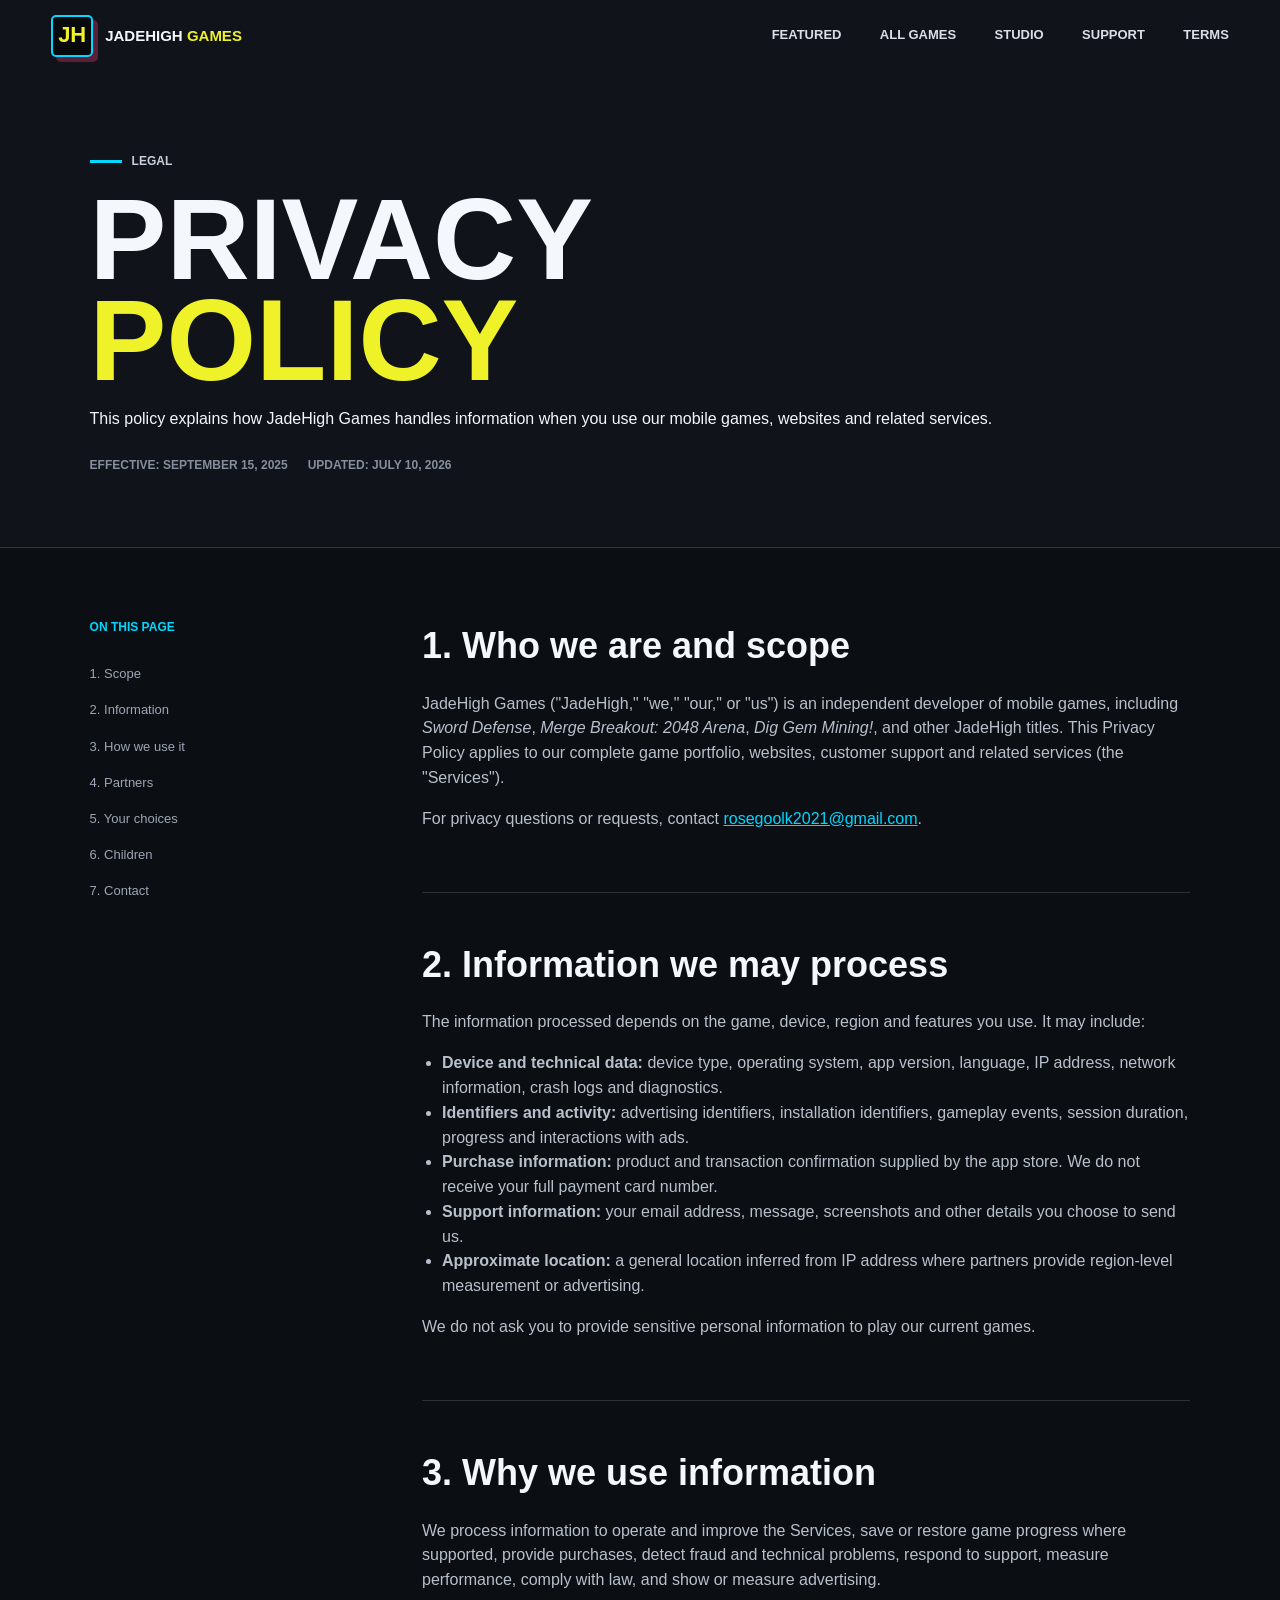
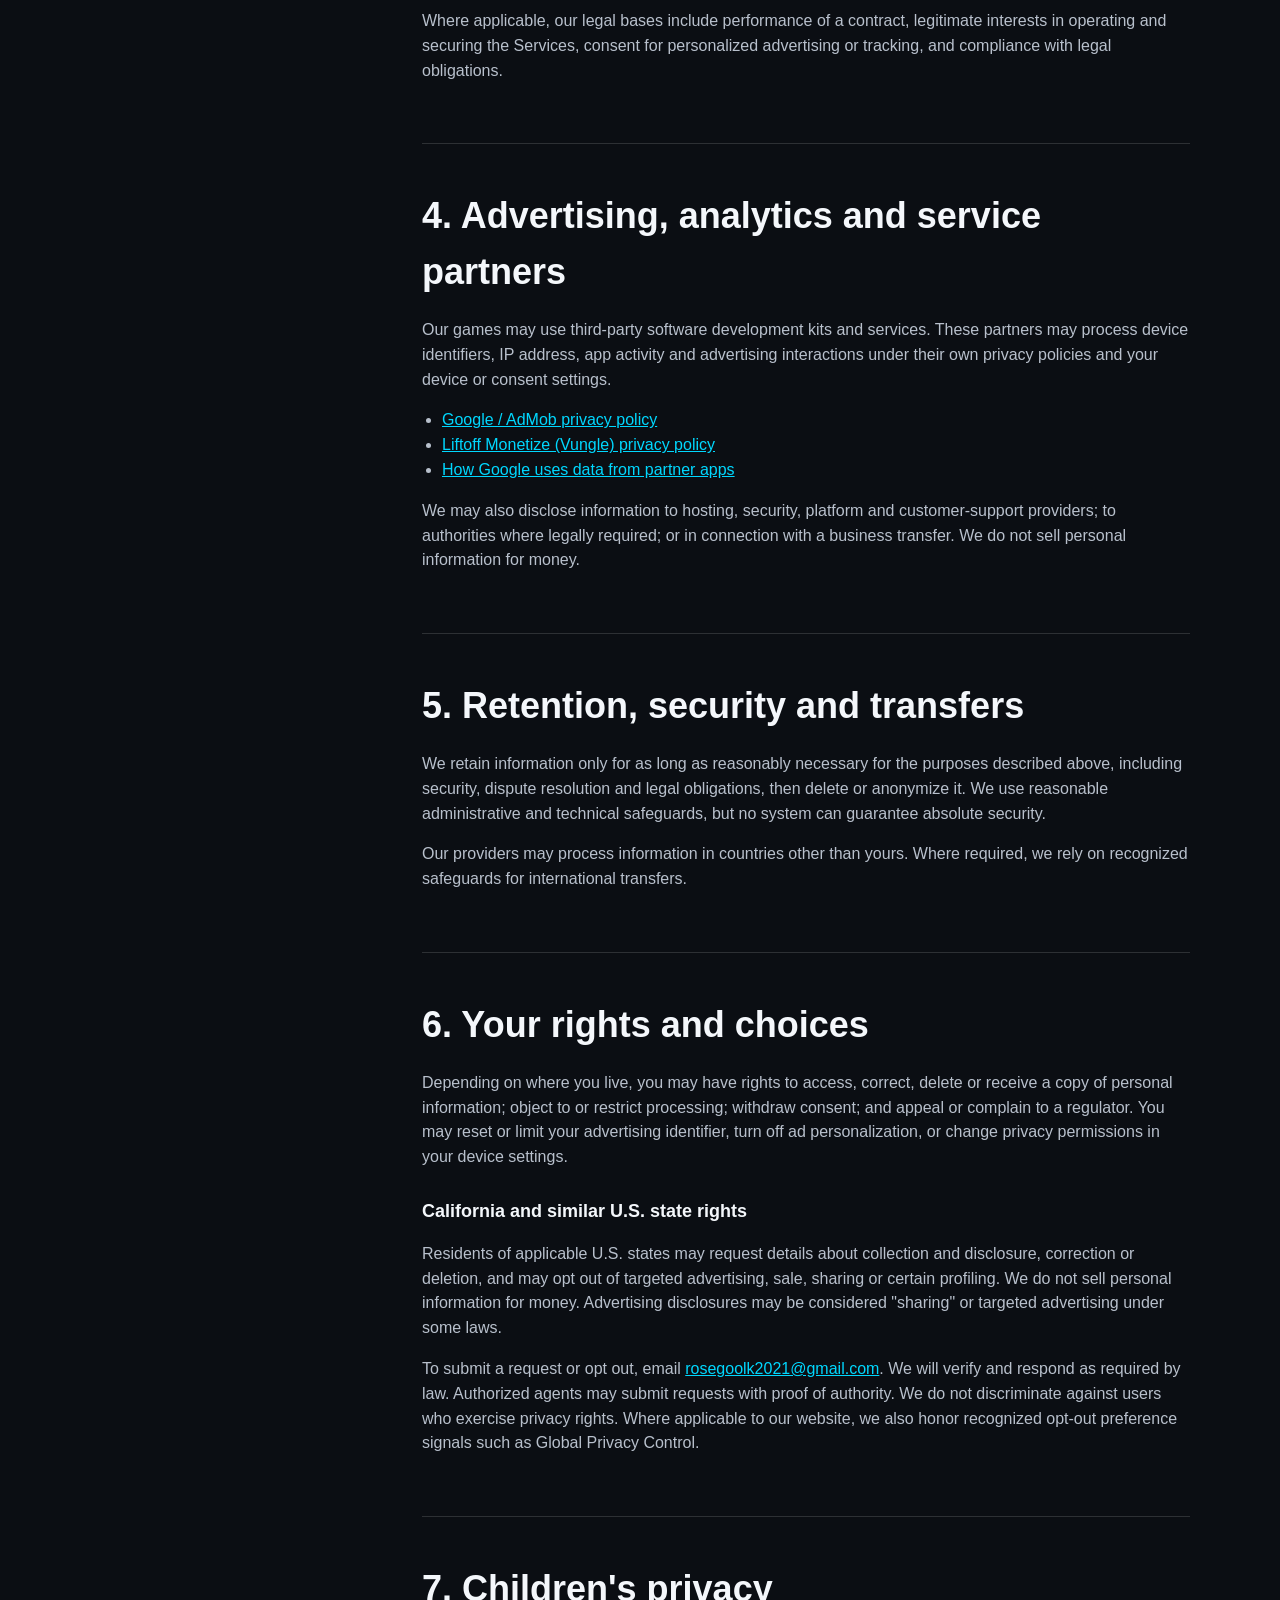
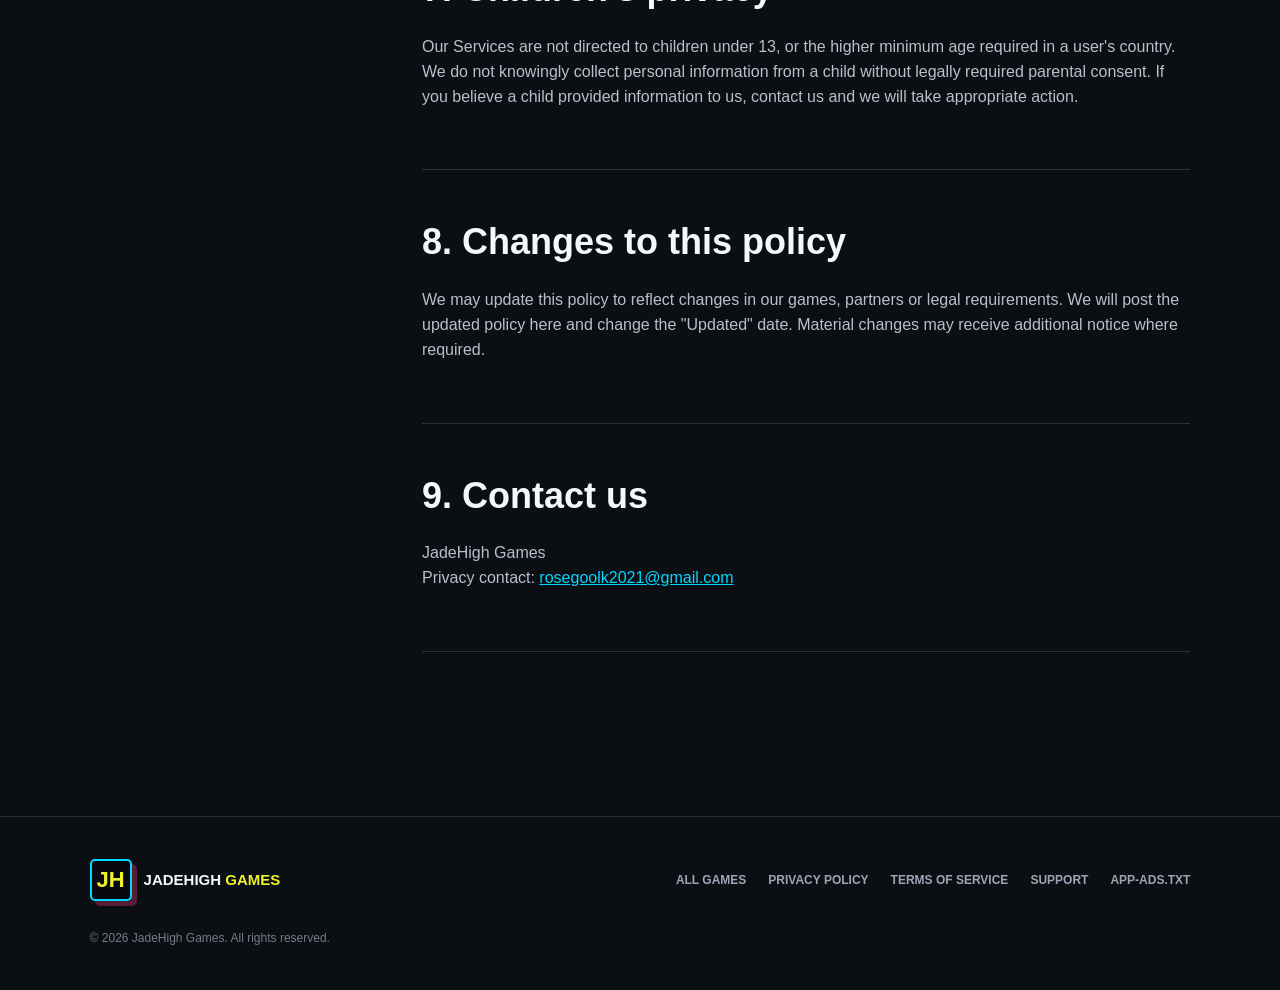
<file: privacy.html>
<!doctype html>
<html lang="en">
<head>
  <meta charset="utf-8"><meta name="viewport" content="width=device-width, initial-scale=1">
  <meta name="theme-color" content="#08090c"><meta name="description" content="Privacy Policy for JadeHigh Games mobile games and services.">
  <title>Privacy Policy | JadeHigh Games</title><link rel="stylesheet" href="styles.css?v=3"><script src="script.js?v=2" defer></script>
</head>
<body class="legal-page">
  <a class="skip-link" href="#main">Skip to content</a>
  <header class="site-header is-scrolled" data-header><a class="brand" href="index.html"><span class="brand-mark" aria-hidden="true">JH</span><span>JADEHIGH <b>GAMES</b></span></a><button class="menu-toggle" type="button" aria-label="Open navigation" aria-expanded="false" data-menu-toggle><span></span><span></span><span></span></button><nav class="site-nav" aria-label="Main navigation" data-menu><a href="index.html#games">Featured</a><a href="games.html">All games</a><a href="index.html#studio">Studio</a><a href="support.html">Support</a><a href="terms.html">Terms</a></nav></header>
  <main id="main">
    <section class="legal-hero"><div><p class="eyebrow"><span></span> Legal</p><h1>PRIVACY<br><strong>POLICY</strong></h1><p>This policy explains how JadeHigh Games handles information when you use our mobile games, websites and related services.</p><div class="legal-meta"><span>Effective: September 15, 2025</span><span>Updated: July 10, 2026</span></div></div></section>
    <div class="legal-wrap">
      <aside class="legal-aside"><p>On this page</p><a href="#scope">1. Scope</a><a href="#data">2. Information</a><a href="#use">3. How we use it</a><a href="#partners">4. Partners</a><a href="#choices">5. Your choices</a><a href="#children">6. Children</a><a href="#contact">7. Contact</a></aside>
      <article class="legal-content">
        <section id="scope"><h2>1. Who we are and scope</h2><p>JadeHigh Games ("JadeHigh," "we," "our," or "us") is an independent developer of mobile games, including <em>Sword Defense</em>, <em>Merge Breakout: 2048 Arena</em>, <em>Dig Gem Mining!</em>, and other JadeHigh titles. This Privacy Policy applies to our complete game portfolio, websites, customer support and related services (the "Services").</p><p>For privacy questions or requests, contact <a href="mailto:rosegoolk2021@gmail.com">rosegoolk2021@gmail.com</a>.</p></section>
        <section id="data"><h2>2. Information we may process</h2><p>The information processed depends on the game, device, region and features you use. It may include:</p><ul><li><strong>Device and technical data:</strong> device type, operating system, app version, language, IP address, network information, crash logs and diagnostics.</li><li><strong>Identifiers and activity:</strong> advertising identifiers, installation identifiers, gameplay events, session duration, progress and interactions with ads.</li><li><strong>Purchase information:</strong> product and transaction confirmation supplied by the app store. We do not receive your full payment card number.</li><li><strong>Support information:</strong> your email address, message, screenshots and other details you choose to send us.</li><li><strong>Approximate location:</strong> a general location inferred from IP address where partners provide region-level measurement or advertising.</li></ul><p>We do not ask you to provide sensitive personal information to play our current games.</p></section>
        <section id="use"><h2>3. Why we use information</h2><p>We process information to operate and improve the Services, save or restore game progress where supported, provide purchases, detect fraud and technical problems, respond to support, measure performance, comply with law, and show or measure advertising.</p><p>Where applicable, our legal bases include performance of a contract, legitimate interests in operating and securing the Services, consent for personalized advertising or tracking, and compliance with legal obligations.</p></section>
        <section id="partners"><h2>4. Advertising, analytics and service partners</h2><p>Our games may use third-party software development kits and services. These partners may process device identifiers, IP address, app activity and advertising interactions under their own privacy policies and your device or consent settings.</p><ul><li><a href="https://policies.google.com/privacy" target="_blank" rel="noopener">Google / AdMob privacy policy</a></li><li><a href="https://liftoff.io/privacy-policy/" target="_blank" rel="noopener">Liftoff Monetize (Vungle) privacy policy</a></li><li><a href="https://policies.google.com/technologies/partner-sites" target="_blank" rel="noopener">How Google uses data from partner apps</a></li></ul><p>We may also disclose information to hosting, security, platform and customer-support providers; to authorities where legally required; or in connection with a business transfer. We do not sell personal information for money.</p></section>
        <section><h2>5. Retention, security and transfers</h2><p>We retain information only for as long as reasonably necessary for the purposes described above, including security, dispute resolution and legal obligations, then delete or anonymize it. We use reasonable administrative and technical safeguards, but no system can guarantee absolute security.</p><p>Our providers may process information in countries other than yours. Where required, we rely on recognized safeguards for international transfers.</p></section>
        <section id="choices"><h2>6. Your rights and choices</h2><p>Depending on where you live, you may have rights to access, correct, delete or receive a copy of personal information; object to or restrict processing; withdraw consent; and appeal or complain to a regulator. You may reset or limit your advertising identifier, turn off ad personalization, or change privacy permissions in your device settings.</p><h3>California and similar U.S. state rights</h3><p>Residents of applicable U.S. states may request details about collection and disclosure, correction or deletion, and may opt out of targeted advertising, sale, sharing or certain profiling. We do not sell personal information for money. Advertising disclosures may be considered "sharing" or targeted advertising under some laws.</p><p>To submit a request or opt out, email <a href="mailto:rosegoolk2021@gmail.com?subject=Privacy%20Request">rosegoolk2021@gmail.com</a>. We will verify and respond as required by law. Authorized agents may submit requests with proof of authority. We do not discriminate against users who exercise privacy rights. Where applicable to our website, we also honor recognized opt-out preference signals such as Global Privacy Control.</p></section>
        <section id="children"><h2>7. Children's privacy</h2><p>Our Services are not directed to children under 13, or the higher minimum age required in a user's country. We do not knowingly collect personal information from a child without legally required parental consent. If you believe a child provided information to us, contact us and we will take appropriate action.</p></section>
        <section><h2>8. Changes to this policy</h2><p>We may update this policy to reflect changes in our games, partners or legal requirements. We will post the updated policy here and change the "Updated" date. Material changes may receive additional notice where required.</p></section>
        <section id="contact"><h2>9. Contact us</h2><p>JadeHigh Games<br>Privacy contact: <a href="mailto:rosegoolk2021@gmail.com">rosegoolk2021@gmail.com</a></p></section>
      </article>
    </div>
  </main>
  <footer class="site-footer"><a class="brand footer-brand" href="index.html"><span class="brand-mark" aria-hidden="true">JH</span><span>JADEHIGH <b>GAMES</b></span></a><div class="footer-links"><a href="games.html">All Games</a><a href="privacy.html">Privacy Policy</a><a href="terms.html">Terms of Service</a><a href="support.html">Support</a><a href="app-ads.txt">app-ads.txt</a></div><p>&copy; <span data-year>2026</span> JadeHigh Games. All rights reserved.</p></footer>
</body>
</html>
</file>
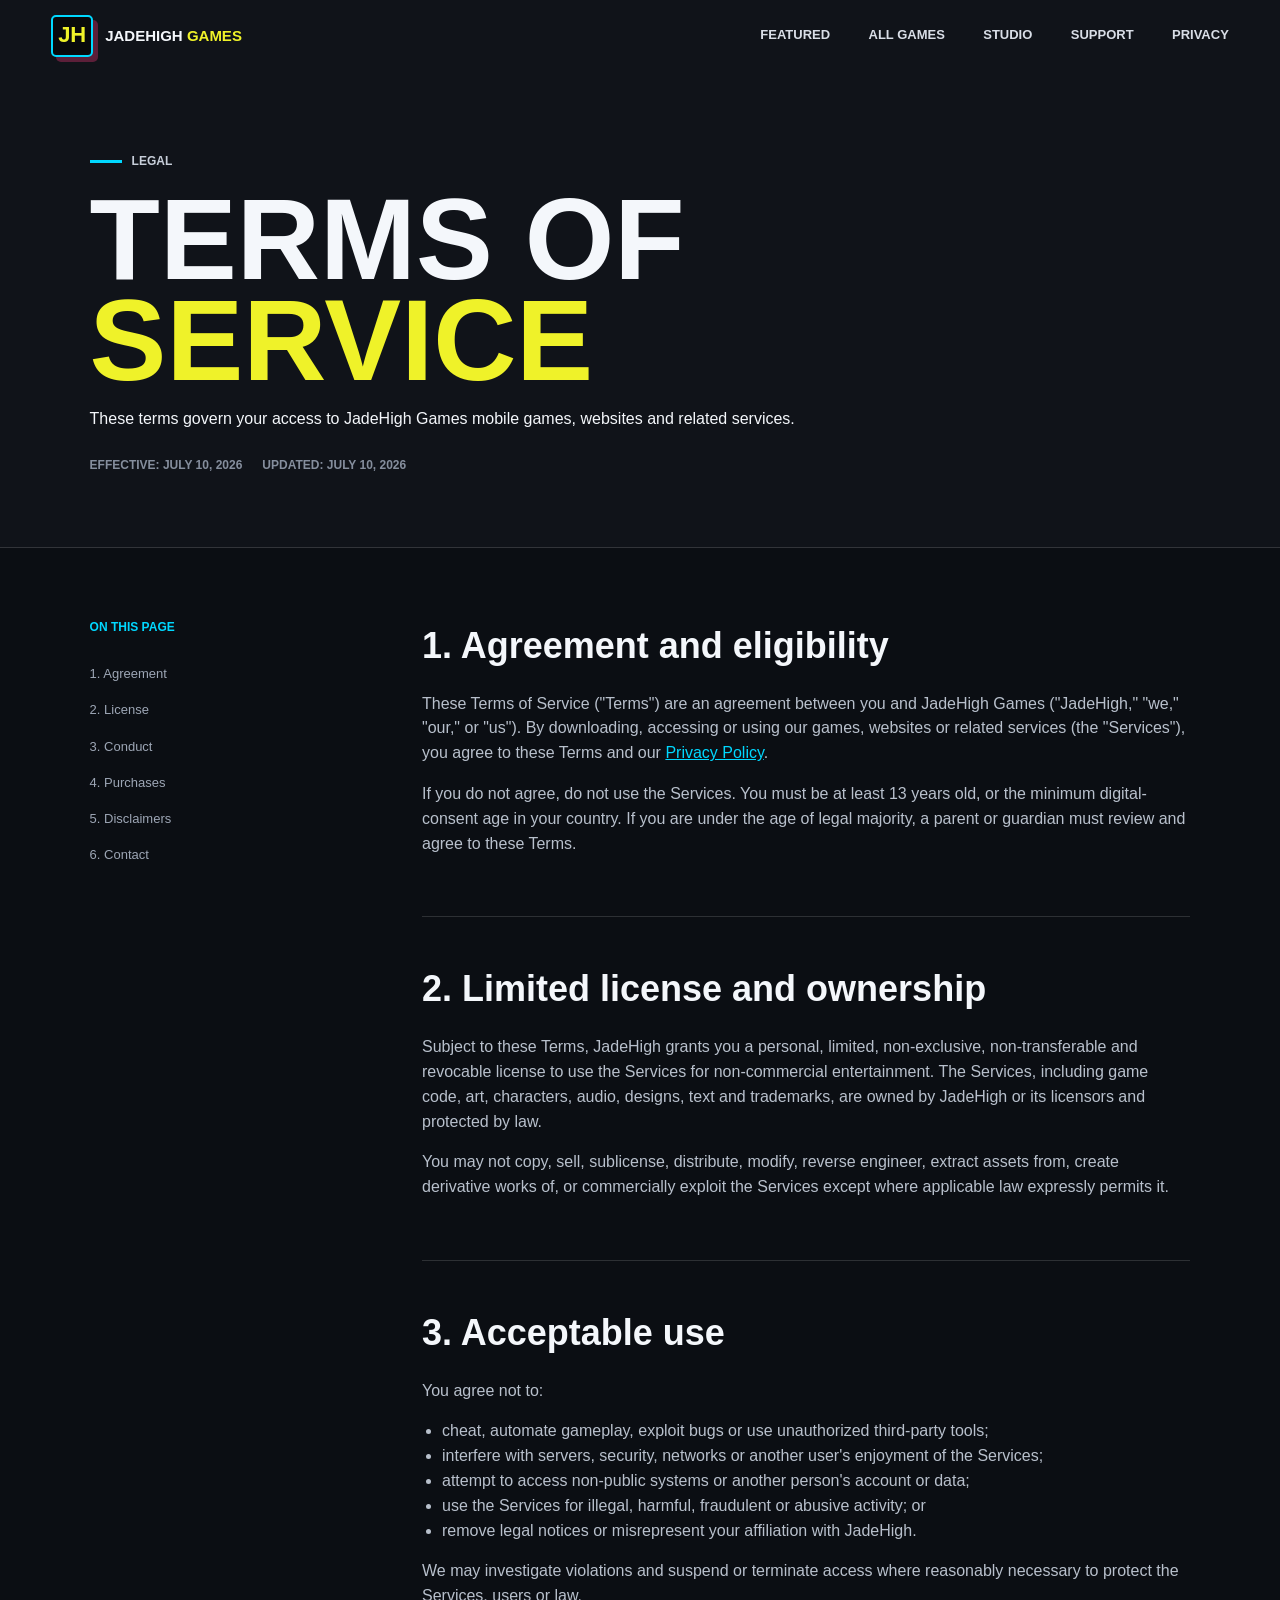
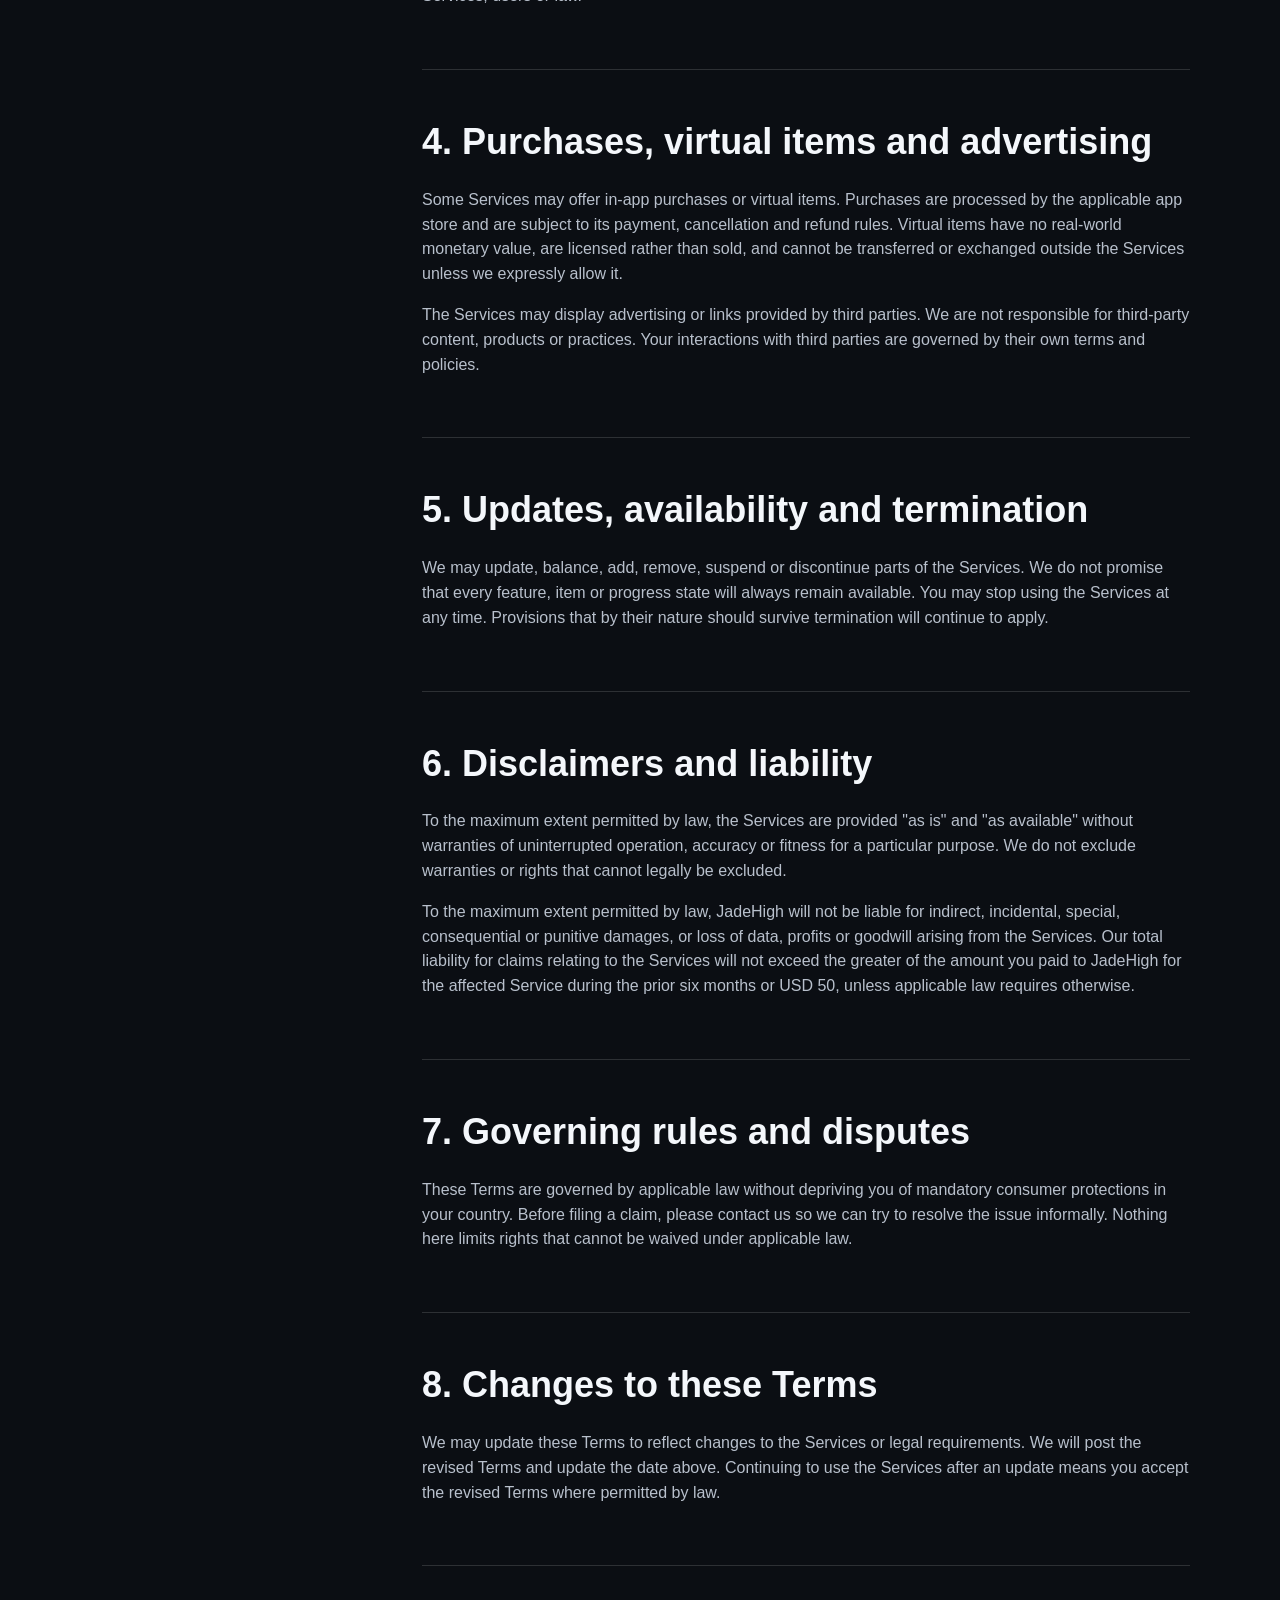
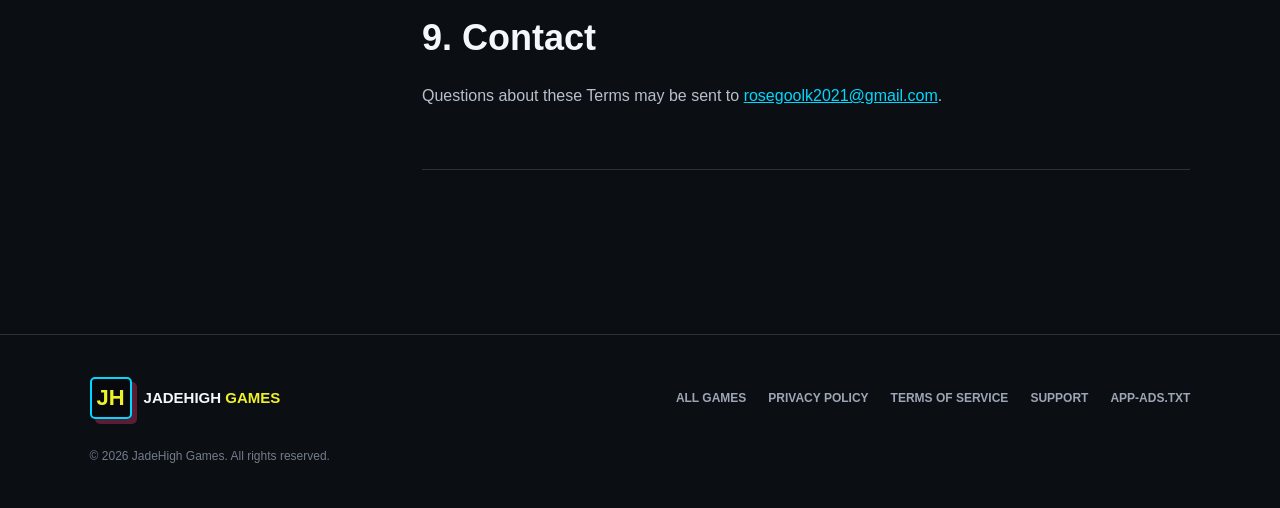
<file: terms.html>
<!doctype html>
<html lang="en">
<head><meta charset="utf-8"><meta name="viewport" content="width=device-width, initial-scale=1"><meta name="theme-color" content="#08090c"><meta name="description" content="Terms of Service for JadeHigh Games mobile games and services."><title>Terms of Service | JadeHigh Games</title><link rel="stylesheet" href="styles.css?v=3"><script src="script.js?v=2" defer></script></head>
<body class="legal-page">
  <a class="skip-link" href="#main">Skip to content</a>
  <header class="site-header is-scrolled" data-header><a class="brand" href="index.html"><span class="brand-mark" aria-hidden="true">JH</span><span>JADEHIGH <b>GAMES</b></span></a><button class="menu-toggle" type="button" aria-label="Open navigation" aria-expanded="false" data-menu-toggle><span></span><span></span><span></span></button><nav class="site-nav" aria-label="Main navigation" data-menu><a href="index.html#games">Featured</a><a href="games.html">All games</a><a href="index.html#studio">Studio</a><a href="support.html">Support</a><a href="privacy.html">Privacy</a></nav></header>
  <main id="main">
    <section class="legal-hero"><div><p class="eyebrow"><span></span> Legal</p><h1>TERMS OF<br><strong>SERVICE</strong></h1><p>These terms govern your access to JadeHigh Games mobile games, websites and related services.</p><div class="legal-meta"><span>Effective: July 10, 2026</span><span>Updated: July 10, 2026</span></div></div></section>
    <div class="legal-wrap">
      <aside class="legal-aside"><p>On this page</p><a href="#agreement">1. Agreement</a><a href="#license">2. License</a><a href="#conduct">3. Conduct</a><a href="#purchases">4. Purchases</a><a href="#disclaimer">5. Disclaimers</a><a href="#contact">6. Contact</a></aside>
      <article class="legal-content">
        <section id="agreement"><h2>1. Agreement and eligibility</h2><p>These Terms of Service ("Terms") are an agreement between you and JadeHigh Games ("JadeHigh," "we," "our," or "us"). By downloading, accessing or using our games, websites or related services (the "Services"), you agree to these Terms and our <a href="privacy.html">Privacy Policy</a>.</p><p>If you do not agree, do not use the Services. You must be at least 13 years old, or the minimum digital-consent age in your country. If you are under the age of legal majority, a parent or guardian must review and agree to these Terms.</p></section>
        <section id="license"><h2>2. Limited license and ownership</h2><p>Subject to these Terms, JadeHigh grants you a personal, limited, non-exclusive, non-transferable and revocable license to use the Services for non-commercial entertainment. The Services, including game code, art, characters, audio, designs, text and trademarks, are owned by JadeHigh or its licensors and protected by law.</p><p>You may not copy, sell, sublicense, distribute, modify, reverse engineer, extract assets from, create derivative works of, or commercially exploit the Services except where applicable law expressly permits it.</p></section>
        <section id="conduct"><h2>3. Acceptable use</h2><p>You agree not to:</p><ul><li>cheat, automate gameplay, exploit bugs or use unauthorized third-party tools;</li><li>interfere with servers, security, networks or another user's enjoyment of the Services;</li><li>attempt to access non-public systems or another person's account or data;</li><li>use the Services for illegal, harmful, fraudulent or abusive activity; or</li><li>remove legal notices or misrepresent your affiliation with JadeHigh.</li></ul><p>We may investigate violations and suspend or terminate access where reasonably necessary to protect the Services, users or law.</p></section>
        <section id="purchases"><h2>4. Purchases, virtual items and advertising</h2><p>Some Services may offer in-app purchases or virtual items. Purchases are processed by the applicable app store and are subject to its payment, cancellation and refund rules. Virtual items have no real-world monetary value, are licensed rather than sold, and cannot be transferred or exchanged outside the Services unless we expressly allow it.</p><p>The Services may display advertising or links provided by third parties. We are not responsible for third-party content, products or practices. Your interactions with third parties are governed by their own terms and policies.</p></section>
        <section><h2>5. Updates, availability and termination</h2><p>We may update, balance, add, remove, suspend or discontinue parts of the Services. We do not promise that every feature, item or progress state will always remain available. You may stop using the Services at any time. Provisions that by their nature should survive termination will continue to apply.</p></section>
        <section id="disclaimer"><h2>6. Disclaimers and liability</h2><p>To the maximum extent permitted by law, the Services are provided "as is" and "as available" without warranties of uninterrupted operation, accuracy or fitness for a particular purpose. We do not exclude warranties or rights that cannot legally be excluded.</p><p>To the maximum extent permitted by law, JadeHigh will not be liable for indirect, incidental, special, consequential or punitive damages, or loss of data, profits or goodwill arising from the Services. Our total liability for claims relating to the Services will not exceed the greater of the amount you paid to JadeHigh for the affected Service during the prior six months or USD 50, unless applicable law requires otherwise.</p></section>
        <section><h2>7. Governing rules and disputes</h2><p>These Terms are governed by applicable law without depriving you of mandatory consumer protections in your country. Before filing a claim, please contact us so we can try to resolve the issue informally. Nothing here limits rights that cannot be waived under applicable law.</p></section>
        <section><h2>8. Changes to these Terms</h2><p>We may update these Terms to reflect changes to the Services or legal requirements. We will post the revised Terms and update the date above. Continuing to use the Services after an update means you accept the revised Terms where permitted by law.</p></section>
        <section id="contact"><h2>9. Contact</h2><p>Questions about these Terms may be sent to <a href="mailto:rosegoolk2021@gmail.com">rosegoolk2021@gmail.com</a>.</p></section>
      </article>
    </div>
  </main>
  <footer class="site-footer"><a class="brand footer-brand" href="index.html"><span class="brand-mark" aria-hidden="true">JH</span><span>JADEHIGH <b>GAMES</b></span></a><div class="footer-links"><a href="games.html">All Games</a><a href="privacy.html">Privacy Policy</a><a href="terms.html">Terms of Service</a><a href="support.html">Support</a><a href="app-ads.txt">app-ads.txt</a></div><p>&copy; <span data-year>2026</span> JadeHigh Games. All rights reserved.</p></footer>
</body>
</html>
</file>
<file: styles.css>
:root {
  --ink: #08090c;
  --ink-soft: #101319;
  --panel: #151922;
  --white: #f4f7fb;
  --muted: #9da6b5;
  --lime: #eff229;
  --cyan: #00d8ff;
  --pink: #ff3d81;
  --orange: #ffad0f;
  --line: rgba(255, 255, 255, .14);
  --header-h: 72px;
}

* { box-sizing: border-box; }
html { scroll-behavior: smooth; }
body {
  margin: 0;
  background: var(--ink);
  color: var(--white);
  font-family: Inter, "Segoe UI", Arial, sans-serif;
  line-height: 1.55;
  overflow-x: hidden;
}
img { display: block; max-width: 100%; }
a { color: inherit; }
button, a { -webkit-tap-highlight-color: transparent; }

.skip-link { position: fixed; left: 12px; top: -80px; z-index: 100; background: var(--lime); color: var(--ink); padding: 10px 14px; font-weight: 800; }
.skip-link:focus { top: 12px; }
.site-header {
  height: var(--header-h);
  display: flex;
  align-items: center;
  justify-content: space-between;
  gap: 24px;
  padding: 0 clamp(20px, 4vw, 64px);
  position: fixed;
  inset: 0 0 auto;
  z-index: 50;
  border-bottom: 1px solid transparent;
  transition: background-color .25s ease, border-color .25s ease;
}
.site-header.is-scrolled { background: rgba(8, 9, 12, .94); border-color: var(--line); backdrop-filter: blur(12px); }
.brand { display: inline-flex; align-items: center; gap: 12px; text-decoration: none; font-size: 15px; font-weight: 900; }
.brand img { border-radius: 6px; box-shadow: 0 0 20px rgba(0, 216, 255, .3); }
.brand-mark { width: 42px; height: 42px; display: grid; place-items: center; border: 2px solid var(--cyan); border-radius: 5px; background: var(--ink); color: var(--lime); font-family: Impact, Haettenschweiler, sans-serif; font-size: 22px; box-shadow: 5px 5px 0 rgba(255, 61, 129, .32); }
.brand b { color: var(--lime); }
.site-nav { display: flex; align-items: center; gap: clamp(22px, 3vw, 42px); }
.site-nav a { color: #d9dee7; text-decoration: none; font-size: 13px; font-weight: 800; text-transform: uppercase; }
.site-nav a:hover, .site-nav a:focus-visible { color: var(--lime); }
.menu-toggle { display: none; width: 44px; height: 44px; border: 0; background: transparent; padding: 10px; cursor: pointer; }
.menu-toggle span { display: block; height: 2px; background: var(--white); margin: 5px 0; }

.hero { min-height: min(82vh, 820px); height: max(650px, 82vh); position: relative; display: flex; align-items: center; overflow: hidden; }
.hero-media { position: absolute; inset: 0; display: grid; grid-template-columns: repeat(3, minmax(0, 1fr)); transform: scale(1.02); }
.hero-panel { position: relative; background-position: center 28%; background-size: cover; border-right: 1px solid rgba(255, 255, 255, .18); }
.hero-panel-sword { background-image: url("https://play-lh.googleusercontent.com/69uv03LiXXCUetLq1ze53PjIHkDi02XYng1nLi_qUI48mIV_TDbAnzbjX_0fbQHX-UsXeekKckdj_P6xCcfhow=w1052-h592-rw"); }
.hero-panel-merge { background-image: url("https://play-lh.googleusercontent.com/r2ZHCzFRONzYh3W9wyGDtZvQfqQIXDyhjOpkqkRLAz-rD6QLuRIXMIQ-iVbU8sbRg-12GUZUxT7A_cpO_dK2X50=w1052-h592-rw"); }
.hero-panel-dig { background-image: url("https://play-lh.googleusercontent.com/HHFH1B9WvaVXEDh-G7KIEkI1pei3erVNF42kS0fMBoQtaVQrYUYmr9qKpTNie5As0v-Gw0XJ3issH6YIe8Tn2g=w1052-h592-rw"); }
.hero-shade { position: absolute; inset: 0; background: rgba(4, 6, 9, .54); border-bottom: 1px solid var(--line); }
.hero-shade::before { content: ""; position: absolute; inset: 0 42% 0 0; background: rgba(4, 6, 9, .8); }
.hero-content { width: min(820px, 90vw); padding: calc(var(--header-h) + 38px) 0 56px clamp(24px, 7vw, 112px); position: relative; z-index: 2; }
.eyebrow { display: flex; align-items: center; gap: 10px; margin: 0 0 18px; color: #c7ced9; font-size: 12px; font-weight: 900; text-transform: uppercase; }
.eyebrow span { width: 32px; height: 3px; background: var(--cyan); }
.hero h1, .section-heading h2, .studio h2, .cta h2, .legal-hero h1, .catalog-hero h1, .catalog-toolbar h2 {
  margin: 0;
  font-family: Impact, Haettenschweiler, "Arial Narrow Bold", sans-serif;
  font-weight: 900;
  line-height: .88;
  text-transform: uppercase;
}
.hero h1 { font-size: clamp(76px, 11vw, 164px); }
.hero h1 strong { color: var(--lime); font-weight: inherit; text-shadow: 7px 7px 0 rgba(0, 0, 0, .48); }
.hero-copy { max-width: 590px; margin: 28px 0 34px; color: #e3e7ed; font-size: clamp(18px, 2vw, 24px); font-weight: 700; }
.hero-actions { display: flex; flex-wrap: wrap; gap: 12px; }
.button { min-height: 52px; display: inline-flex; align-items: center; justify-content: center; gap: 12px; padding: 0 22px; border: 1px solid transparent; border-radius: 4px; text-decoration: none; font-size: 13px; font-weight: 900; text-transform: uppercase; transition: transform .2s ease, background-color .2s ease, color .2s ease; }
.button:hover { transform: translateY(-2px); }
.button-primary { background: var(--lime); color: var(--ink); box-shadow: 6px 6px 0 rgba(0, 0, 0, .32); }
.button-primary:hover { background: var(--cyan); }
.button-ghost { border-color: rgba(255, 255, 255, .5); background: rgba(8, 9, 12, .45); }
.button-ghost:hover { border-color: var(--lime); color: var(--lime); }
.hero-status { position: absolute; right: clamp(24px, 5vw, 76px); bottom: 28px; z-index: 2; display: flex; align-items: center; gap: 14px; padding: 12px 16px; background: rgba(8, 9, 12, .82); border-left: 4px solid var(--pink); }
.hero-icon-stack { display: flex; align-items: center; min-width: 112px; }
.hero-icon-stack img { width: 46px; height: 46px; border: 2px solid var(--ink); border-radius: 5px; object-fit: cover; }
.hero-icon-stack img + img { margin-left: -14px; }
.hero-status small, .hero-status b { display: block; }
.hero-status small { color: var(--pink); font-size: 10px; font-weight: 900; }
.hero-status b { font-size: 14px; }

.ticker { overflow: hidden; background: var(--lime); color: var(--ink); padding: 14px 0; font-size: 15px; font-weight: 1000; text-align: center; white-space: nowrap; }
.ticker div { min-width: max-content; }
.ticker i { display: inline-block; width: 7px; height: 7px; margin: 0 22px 2px; background: var(--pink); transform: rotate(45deg); }
.section { padding: clamp(86px, 10vw, 150px) clamp(24px, 7vw, 112px); }
.section-heading { display: flex; align-items: flex-end; justify-content: space-between; margin-bottom: 64px; }
.section-heading h2, .studio h2 { font-size: clamp(52px, 7.2vw, 108px); }
.games-showcase { background: var(--ink-soft); }
.games-grid { display: grid; grid-template-columns: repeat(3, minmax(0, 1fr)); gap: 18px; }
.game-card { display: flex; flex-direction: column; overflow: hidden; border: 1px solid var(--line); border-radius: 6px; background: #0c0f14; box-shadow: 0 24px 60px rgba(0, 0, 0, .24); }
.game-card-sword { border-top: 4px solid var(--orange); }
.game-card-merge { border-top: 4px solid var(--cyan); }
.game-card-dig { border-top: 4px solid var(--lime); }
.game-card-media { position: relative; overflow: hidden; aspect-ratio: 4 / 5; background: var(--panel); }
.game-card-media img { width: 100%; height: 100%; object-fit: cover; object-position: center top; transition: transform .35s ease, filter .35s ease; }
.game-card:hover .game-card-media img { transform: scale(1.025); filter: saturate(1.12); }
.game-card-media span { position: absolute; inset: auto 0 0; padding: 24px 18px 14px; background: rgba(5, 7, 10, .88); color: var(--white); font-size: 11px; font-weight: 900; text-transform: uppercase; }
.game-card-body { display: flex; flex: 1; flex-direction: column; padding: 24px; }
.game-card-title { display: grid; grid-template-columns: 72px minmax(0, 1fr); align-items: center; gap: 16px; margin-bottom: 22px; }
.game-card-title img { width: 72px; height: 72px; border-radius: 7px; box-shadow: 6px 6px 0 rgba(255, 255, 255, .08); }
.game-card-title small { color: var(--cyan); font-size: 10px; font-weight: 900; }
.game-card-title h3 { margin: 3px 0 0; font-size: clamp(24px, 2.3vw, 34px); line-height: 1; }
.game-card-title em { display: block; margin-top: 4px; color: var(--lime); font-size: 12px; font-style: normal; font-weight: 900; text-transform: uppercase; }
.game-card-body > p { margin: 0 0 24px; color: #b8c0cc; font-size: 15px; }
.game-button { width: fit-content; min-height: 44px; margin-top: auto; border-color: rgba(255, 255, 255, .4); color: var(--white); }
.game-button:hover { border-color: var(--lime); color: var(--lime); }
.collection-note { display: flex; align-items: center; justify-content: space-between; gap: 28px; margin-top: 54px; padding: 28px 0; border-top: 1px solid var(--line); border-bottom: 1px solid var(--line); }
.collection-note p { max-width: 820px; margin: 0; color: var(--muted); font-size: 17px; }
.collection-note strong { color: var(--white); }
.text-link { display: inline-flex; gap: 10px; color: var(--lime); font-size: 13px; font-weight: 900; text-decoration: none; text-transform: uppercase; }
.text-link:hover { color: var(--cyan); }

.catalog-page { background: #0b0e13; }
.catalog-hero {
  min-height: 650px;
  position: relative;
  display: flex;
  align-items: center;
  padding: calc(var(--header-h) + 40px) clamp(24px, 7vw, 112px) 40px;
  overflow: hidden;
  border-bottom: 1px solid var(--line);
}
.catalog-hero-media { position: absolute; inset: 0; display: grid; grid-template-columns: repeat(4, minmax(0, 1fr)); }
.catalog-hero-media img { width: 100%; height: 100%; object-fit: cover; border-right: 1px solid rgba(255, 255, 255, .16); }
.catalog-hero::before { content: ""; position: absolute; inset: 0; z-index: 1; background: rgba(5, 7, 10, .68); }
.catalog-hero-content { max-width: 900px; position: relative; z-index: 2; }
.catalog-hero h1 { font-size: clamp(64px, 9vw, 132px); }
.catalog-hero h1 strong { color: var(--lime); font-weight: inherit; }
.catalog-hero-content > p:not(.eyebrow) { max-width: 680px; margin: 24px 0 30px; color: #e3e7ed; font-size: 19px; font-weight: 700; }
.catalog { min-height: 680px; }
.catalog-toolbar { display: flex; align-items: flex-end; justify-content: space-between; gap: 28px; margin-bottom: 42px; }
.catalog-toolbar .eyebrow { margin-bottom: 14px; }
.catalog-toolbar h2 { margin: 0; font-size: clamp(44px, 5vw, 74px); }
.catalog-meta { flex: 0 0 auto; padding: 16px 18px; border-left: 4px solid var(--cyan); background: var(--panel); }
.catalog-meta b, .catalog-meta span { display: block; }
.catalog-meta b { color: var(--lime); font-size: 16px; text-transform: uppercase; }
.catalog-meta span { margin-top: 3px; color: var(--muted); font-size: 12px; }
.catalog-status { margin: 0 0 28px; color: var(--muted); }
.catalog-status a { color: var(--cyan); }
.catalog-grid { display: grid; grid-template-columns: repeat(4, minmax(0, 1fr)); gap: 16px; }
.catalog-card { min-width: 0; overflow: hidden; border: 1px solid var(--line); border-radius: 6px; background: var(--panel); }
.catalog-card > a { height: 100%; display: flex; flex-direction: column; color: inherit; text-decoration: none; }
.catalog-card-media { aspect-ratio: 16 / 9; overflow: hidden; background: #090b0f; }
.catalog-card-media img { width: 100%; height: 100%; object-fit: cover; transition: transform .3s ease, filter .3s ease; }
.catalog-card:hover .catalog-card-media img { transform: scale(1.035); filter: saturate(1.15); }
.catalog-card-body { display: flex; flex: 1; flex-direction: column; min-width: 0; padding: 20px; }
.catalog-card-body small { color: var(--cyan); font-size: 10px; font-weight: 900; text-transform: uppercase; }
.catalog-card-body h3 { margin: 8px 0 18px; font-size: 23px; line-height: 1.15; }
.catalog-card-body code { margin-top: auto; overflow-wrap: anywhere; color: #858e9d; font-size: 10px; }
.catalog-card-body b { margin-top: 18px; color: var(--lime); font-size: 12px; text-transform: uppercase; }
.catalog-fallback { display: flex; align-items: center; justify-content: space-between; gap: 28px; margin-top: 54px; padding: 28px 0; border-top: 1px solid var(--line); border-bottom: 1px solid var(--line); }
.catalog-fallback p { max-width: 760px; margin: 0; color: var(--muted); }

.gallery { background: #0b0e13; padding-left: 0; padding-right: 0; }
.gallery .section-heading { padding: 0 clamp(24px, 7vw, 112px); }
.gallery-track { display: grid; grid-template-columns: repeat(5, minmax(220px, 1fr)); gap: 8px; padding: 0 8px; overflow-x: auto; scrollbar-color: var(--cyan) var(--ink); }
.gallery-track figure { min-width: 220px; margin: 0; position: relative; overflow: hidden; background: var(--panel); }
.gallery-track img { width: 100%; aspect-ratio: 9 / 16; object-fit: cover; transition: transform .35s ease, filter .35s ease; }
.gallery-track figcaption { position: absolute; inset: auto 0 0; padding: 34px 16px 14px; background: rgba(5, 7, 10, .82); color: var(--lime); font-size: 14px; font-weight: 900; text-transform: uppercase; }
.gallery-track figure:hover img { transform: scale(1.025); filter: saturate(1.12); }

.studio { min-height: 650px; position: relative; overflow: hidden; background: var(--white); color: var(--ink); }
.studio .eyebrow { color: #353a43; }
.studio .eyebrow span { background: var(--pink); }
.studio-inner { position: relative; z-index: 2; }
.studio-copy { display: grid; grid-template-columns: repeat(2, minmax(0, 1fr)); gap: 44px; max-width: 860px; margin-top: 52px; font-size: 19px; font-weight: 700; }
.studio-mark { position: absolute; right: -2vw; bottom: -9vw; color: #e1e5e9; font-family: Impact, sans-serif; font-size: clamp(280px, 42vw, 650px); line-height: .72; }
.cta { background: var(--cyan); color: var(--ink); }
.cta-inner { display: grid; grid-template-columns: auto 1fr auto; align-items: center; gap: 34px; }
.cta-icons { display: flex; align-items: center; min-width: 166px; }
.cta-icons img { width: 72px; height: 72px; border: 3px solid var(--cyan); border-radius: 8px; object-fit: cover; box-shadow: 6px 6px 0 rgba(8, 9, 12, .24); }
.cta-icons img + img { margin-left: -22px; }
.cta p { margin: 0; font-size: 13px; font-weight: 900; }
.cta h2 { font-size: clamp(60px, 8vw, 116px); }
.cta .button-primary { background: var(--ink); color: var(--white); }
.cta .button-primary:hover { background: var(--pink); }

.site-footer { padding: 42px clamp(24px, 7vw, 112px); display: grid; grid-template-columns: 1fr auto; gap: 28px; align-items: center; border-top: 1px solid var(--line); }
.footer-links { display: flex; flex-wrap: wrap; gap: 22px; }
.footer-links a { color: var(--muted); text-decoration: none; font-size: 12px; font-weight: 800; text-transform: uppercase; }
.footer-links a:hover { color: var(--lime); }
.site-footer > p { grid-column: 1 / -1; margin: 0; color: #737c8a; font-size: 12px; }

.legal-page { background: #0b0e13; }
.legal-hero { min-height: 430px; display: flex; align-items: flex-end; padding: calc(var(--header-h) + 80px) clamp(24px, 7vw, 112px) 72px; border-bottom: 1px solid var(--line); background: var(--ink-soft); }
.legal-hero h1 { font-size: clamp(62px, 9vw, 126px); }
.legal-hero h1 strong { color: var(--lime); font-weight: inherit; }
.legal-hero p:last-child { max-width: 720px; margin: 24px 0 0; color: var(--muted); font-size: 18px; }
.legal-wrap { display: grid; grid-template-columns: 230px minmax(0, 820px); gap: clamp(40px, 8vw, 120px); padding: 70px clamp(24px, 7vw, 112px) 120px; }
.legal-aside { position: sticky; top: 110px; align-self: start; }
.legal-aside p { margin: 0 0 20px; color: var(--cyan); font-size: 12px; font-weight: 900; text-transform: uppercase; }
.legal-aside a { display: block; padding: 8px 0; color: var(--muted); text-decoration: none; font-size: 13px; }
.legal-aside a:hover { color: var(--lime); }
.legal-content section { padding: 0 0 44px; margin: 0 0 44px; border-bottom: 1px solid var(--line); scroll-margin-top: 100px; }
.legal-content h2 { margin: 0 0 18px; font-size: clamp(25px, 3vw, 36px); }
.legal-content h3 { margin: 28px 0 10px; font-size: 18px; }
.legal-content p, .legal-content li { color: #b8c0cc; }
.legal-content a { color: var(--cyan); }
.legal-content ul { padding-left: 20px; }
.legal-meta { display: flex; flex-wrap: wrap; gap: 20px; margin-top: 24px; color: #858e9d; font-size: 12px; font-weight: 800; text-transform: uppercase; }
.support-grid { display: grid; grid-template-columns: repeat(2, minmax(0, 1fr)); gap: 14px; }
.support-card { min-height: 210px; padding: 28px; border: 1px solid var(--line); border-radius: 6px; background: var(--panel); }
.support-card b { color: var(--lime); font-size: 12px; }
.support-card h2 { margin: 16px 0 10px; font-size: 24px; }
.support-card p { color: var(--muted); }
.supported-games { display: grid; grid-template-columns: repeat(3, minmax(0, 1fr)); gap: 12px; margin-top: 28px; }
.supported-game { min-width: 0; padding: 20px; border: 1px solid var(--line); border-radius: 6px; background: var(--panel); }
.supported-game img { width: 64px; height: 64px; border-radius: 7px; }
.supported-game h3 { margin: 18px 0 8px; color: var(--white); }
.supported-game code { display: block; overflow-wrap: anywhere; color: var(--muted); font-size: 11px; }
.supported-game a { display: inline-block; margin-top: 18px; color: var(--lime); font-size: 12px; font-weight: 900; text-decoration: none; text-transform: uppercase; }

.reveal { opacity: 0; transform: translateY(22px); transition: opacity .7s ease, transform .7s ease; }
.reveal.is-visible { opacity: 1; transform: none; }

@media (max-width: 980px) {
  .games-grid { grid-template-columns: 1fr; }
  .game-card { display: grid; grid-template-columns: minmax(280px, .8fr) minmax(0, 1.2fr); }
  .game-card-media { aspect-ratio: 4 / 3; }
  .cta-inner { grid-template-columns: auto 1fr; }
  .cta-inner .button { grid-column: 1 / -1; width: fit-content; }
  .legal-wrap { grid-template-columns: 1fr; }
  .legal-aside { display: none; }
  .catalog-grid { grid-template-columns: repeat(2, minmax(0, 1fr)); }
}

@media (max-width: 720px) {
  :root { --header-h: 64px; }
  .site-header { padding: 0 18px; }
  .brand { font-size: 13px; }
  .brand img { width: 36px; height: 36px; }
  .brand-mark { width: 36px; height: 36px; font-size: 19px; }
  .menu-toggle { display: block; }
  .site-nav { position: absolute; inset: var(--header-h) 0 auto; display: none; padding: 20px; background: rgba(8, 9, 12, .98); border-bottom: 1px solid var(--line); }
  .site-nav.is-open { display: grid; gap: 0; }
  .site-nav a { padding: 14px 4px; border-bottom: 1px solid var(--line); }
  .hero { height: 78vh; min-height: 640px; align-items: flex-end; }
  .hero-media { grid-template-columns: repeat(3, minmax(0, 1fr)); }
  .hero-panel { background-position: center 24%; }
  .hero-shade { background: rgba(4, 6, 9, .56); }
  .hero-shade::before { inset: 40% 0 0; background: rgba(4, 6, 9, .72); }
  .hero-content { width: 100%; padding: 110px 20px 118px; }
  .hero h1 { font-size: clamp(68px, 22vw, 104px); }
  .hero-copy { font-size: 17px; margin: 20px 0 26px; }
  .hero-actions { align-items: stretch; }
  .hero-actions .button { flex: 1 1 190px; }
  .hero-status { right: 18px; left: 18px; bottom: 18px; }
  .ticker { font-size: 11px; }
  .ticker i { width: 5px; height: 5px; margin: 0 9px 1px; }
  .section { padding: 76px 20px; }
  .section-heading { margin-bottom: 42px; }
  .section-heading h2, .studio h2 { font-size: clamp(48px, 15vw, 76px); }
  .game-card { display: flex; }
  .game-card-media { aspect-ratio: 4 / 5; }
  .game-card-title { grid-template-columns: 64px minmax(0, 1fr); }
  .game-card-title img { width: 64px; height: 64px; }
  .collection-note { align-items: flex-start; flex-direction: column; }
  .gallery { padding-left: 0; padding-right: 0; }
  .gallery .section-heading { padding: 0 20px; }
  .gallery-track { grid-template-columns: repeat(5, 68vw); scroll-snap-type: x mandatory; }
  .gallery-track figure { scroll-snap-align: center; }
  .studio-copy { grid-template-columns: 1fr; gap: 14px; font-size: 17px; }
  .cta-inner { grid-template-columns: 72px 1fr; gap: 18px; }
  .cta-icons { min-width: 88px; }
  .cta-icons img { width: 54px; height: 54px; }
  .cta-icons img + img { margin-left: -28px; }
  .cta h2 { font-size: clamp(52px, 17vw, 78px); }
  .site-footer { grid-template-columns: 1fr; }
  .footer-links { gap: 16px; }
  .legal-hero { min-height: 360px; padding-bottom: 54px; }
  .legal-hero h1 { font-size: clamp(56px, 17vw, 86px); }
  .legal-wrap { padding: 52px 20px 86px; }
  .support-grid { grid-template-columns: 1fr; }
  .supported-games { grid-template-columns: 1fr; }
  .catalog-hero { min-height: 640px; padding: calc(var(--header-h) + 34px) 20px 34px; }
  .catalog-hero-media { grid-template: repeat(2, minmax(0, 1fr)) / repeat(2, minmax(0, 1fr)); }
  .catalog-hero h1 { font-size: clamp(58px, 17vw, 86px); }
  .catalog-hero-content > p:not(.eyebrow) { font-size: 17px; }
  .catalog-toolbar { align-items: flex-start; flex-direction: column; }
  .catalog-toolbar h2 { font-size: clamp(42px, 13vw, 64px); }
  .catalog-grid { grid-template-columns: 1fr; }
  .catalog-fallback { align-items: flex-start; flex-direction: column; }
}

@media (prefers-reduced-motion: reduce) {
  html { scroll-behavior: auto; }
  *, *::before, *::after { transition-duration: .01ms !important; animation-duration: .01ms !important; }
  .reveal { opacity: 1; transform: none; }
}
</file>
